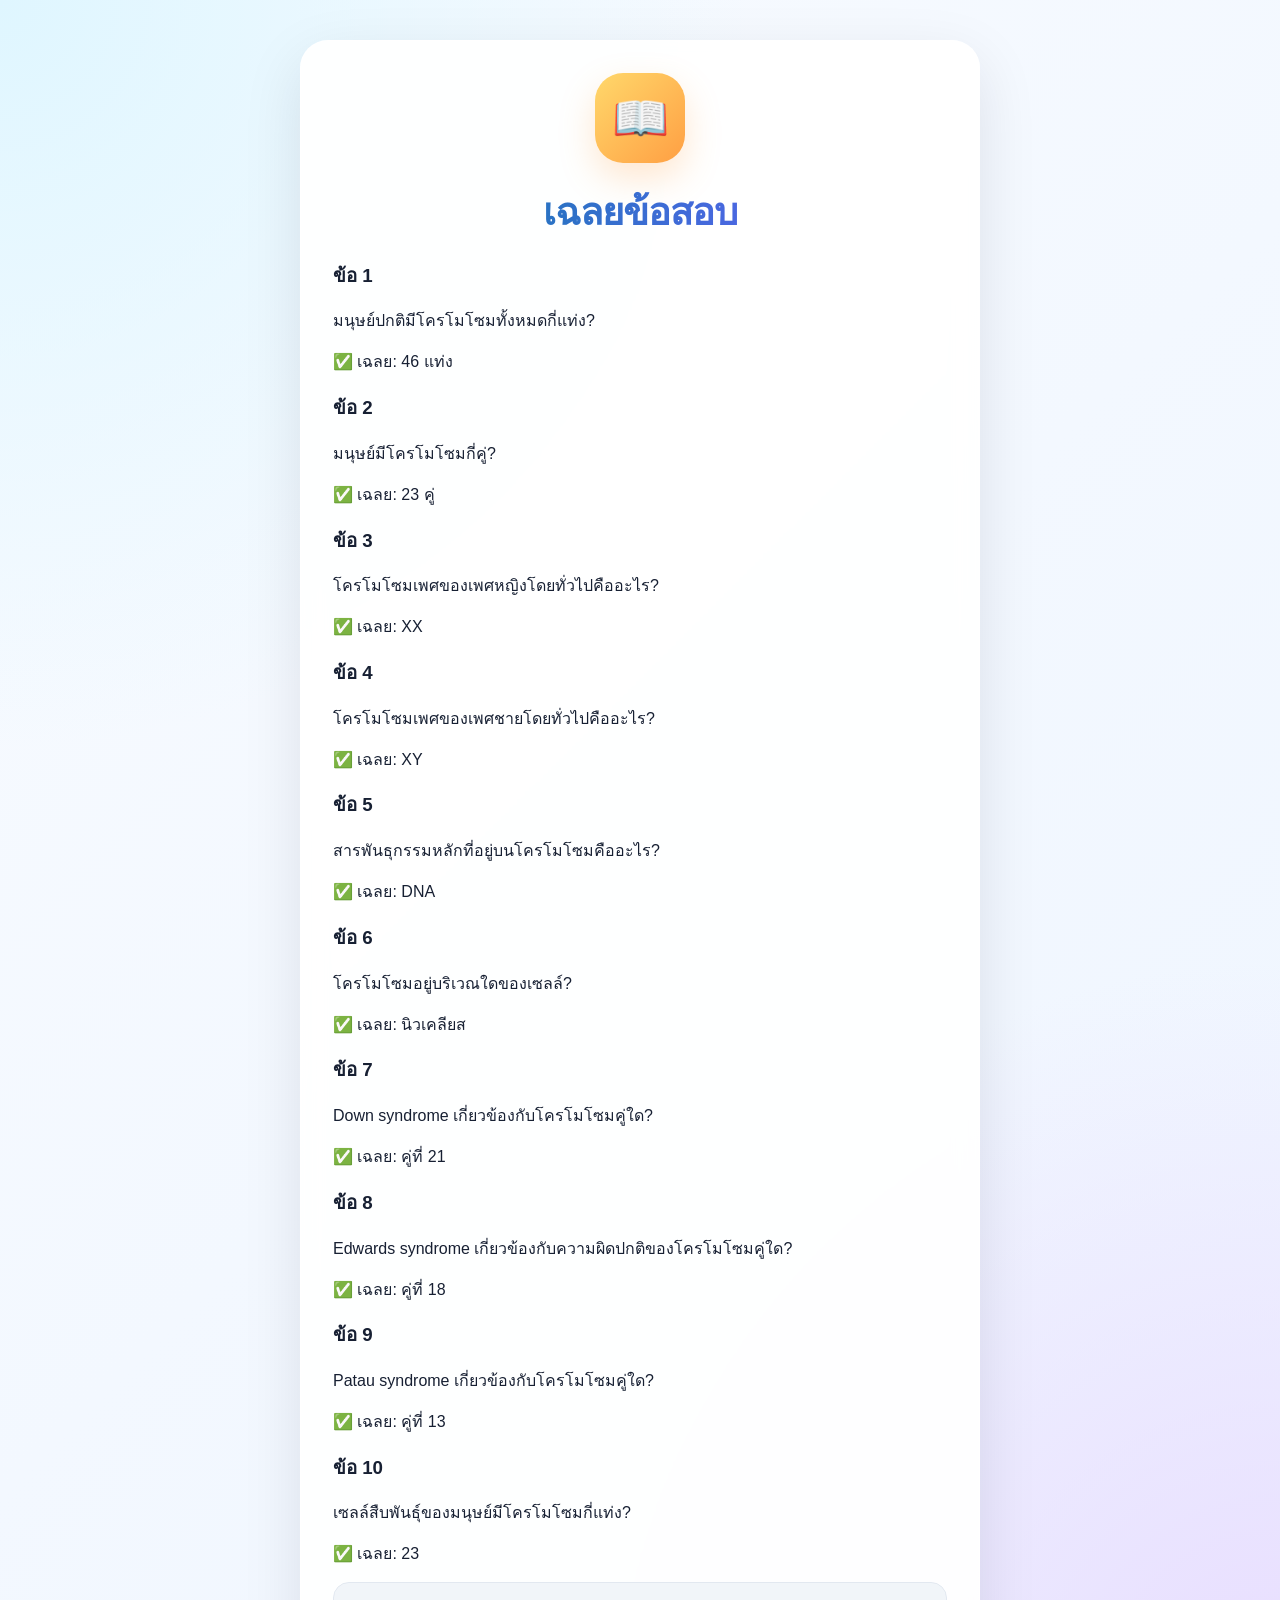
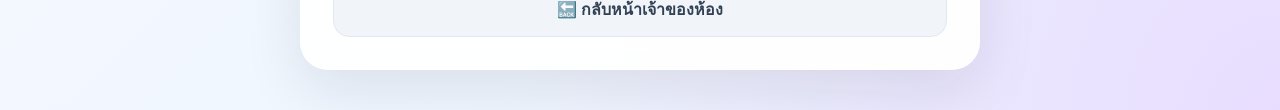
<file: answers.html>
<!DOCTYPE html>
<html>

<head>

<meta charset="utf-8">
<meta name="viewport" content="width=device-width, initial-scale=1.0">
<meta name="theme-color" content="#087ea4">

<title>เฉลยข้อสอบ</title>

<link rel="stylesheet"
type="text/css"
href="css/style.css">

</head>

<body>

<div class="container">

    <div class="card ranking-card">

        <div class="big-icon">
            📖
        </div>

        <h1>
            เฉลยข้อสอบ
        </h1>

        <div id="answersBox">

        </div>

        <a href="host.html"
        class="ranking-button">

            🔙 กลับหน้าเจ้าของห้อง

        </a>

    </div>

</div>

<script src="js/answers.js"></script>

</body>

</html>
</file>
<file: css/style.css>
/* =========================================================
   QUIZ GAME - GLOBAL STYLE
   ใช้ร่วมกับ index / quiz / result / ranking
========================================================= */

* {
    box-sizing: border-box;
}

html {
    scroll-behavior: smooth;
}

body {
    margin: 0;
    padding: 0;
    min-height: 100vh;

    font-family:
        "Segoe UI",
        "Noto Sans Thai",
        Tahoma,
        Arial,
        sans-serif;

    background:
        radial-gradient(
            circle at top left,
            #dff6ff 0%,
            transparent 35%
        ),
        radial-gradient(
            circle at bottom right,
            #e8ddff 0%,
            transparent 35%
        ),
        linear-gradient(
            135deg,
            #f8fbff,
            #eef5ff
        );

    color: #172033;
}


/* =========================================================
   COMMON CONTAINER
========================================================= */

.container {
    width: 100%;
    max-width: 720px;

    margin: 0 auto;
    padding: 40px 20px;
}


/* =========================================================
   LOGO / ICON
========================================================= */

.logo {
    width: 90px;
    height: 90px;

    margin: 0 auto 18px;

    display: flex;
    align-items: center;
    justify-content: center;

    border-radius: 28px;

    font-size: 48px;

    background:
        linear-gradient(
            135deg,
            #087ea4,
            #24b7d8
        );

    box-shadow:
        0 15px 35px rgba(8, 126, 164, 0.25);

    transform: rotate(-3deg);
}

.big-icon {
    width: 90px;
    height: 90px;

    margin: 0 auto 18px;

    display: flex;
    align-items: center;
    justify-content: center;

    border-radius: 28px;

    font-size: 46px;

    background:
        linear-gradient(
            135deg,
            #ffd86b,
            #ff9f43
        );

    box-shadow:
        0 15px 35px rgba(255, 159, 67, 0.25);
}


/* =========================================================
   HEADINGS
========================================================= */

h1 {
    margin: 10px 0;

    text-align: center;

    font-size: 38px;
    font-weight: 800;

    letter-spacing: -1px;

    background:
        linear-gradient(
            90deg,
            #087ea4,
            #6b5cff
        );

    -webkit-background-clip: text;
    -webkit-text-fill-color: transparent;
}

h2 {
    margin-top: 0;

    font-size: 25px;
}

.subtitle {
    margin-top: 5px;
    margin-bottom: 30px;

    text-align: center;

    color: #64748b;

    font-size: 16px;
}


/* =========================================================
   CARD
========================================================= */

.card {
    background: rgba(255,255,255,0.92);

    border: 1px solid rgba(255,255,255,0.8);

    border-radius: 28px;

    padding: 32px;

    box-shadow:
        0 20px 60px rgba(15, 23, 42, 0.10);

    backdrop-filter: blur(12px);
}


/* =========================================================
   STATUS
========================================================= */

#status {
    margin: 0 0 25px;

    padding: 14px 18px;

    border-radius: 16px;

    text-align: center;

    font-size: 14px;

    color: #475569;

    background: #f1f5f9;

    border: 1px solid #e2e8f0;
}


/* =========================================================
   INPUT
========================================================= */

input[type="text"] {
    width: 100%;

    padding: 16px 18px;

    margin: 8px 0 18px;

    border: 2px solid #e2e8f0;

    border-radius: 16px;

    outline: none;

    background: #ffffff;

    color: #172033;

    font-size: 17px;

    transition:
        border-color 0.2s ease,
        box-shadow 0.2s ease,
        transform 0.2s ease;
}

input[type="text"]:focus {
    border-color: #087ea4;

    box-shadow:
        0 0 0 4px rgba(8,126,164,0.12);

    transform: translateY(-1px);
}

input::placeholder {
    color: #94a3b8;
}


/* =========================================================
   MAIN BUTTON
========================================================= */

button {
    font-family: inherit;
}

#joinBtn {
    width: 100%;

    border: none;

    border-radius: 17px;

    padding: 16px 20px;

    font-size: 17px;

    font-weight: 700;

    color: white;

    cursor: pointer;

    background:
        linear-gradient(
            135deg,
            #087ea4,
            #16a9c7
        );

    box-shadow:
        0 10px 25px rgba(8,126,164,0.25);

    transition:
        transform 0.18s ease,
        box-shadow 0.18s ease,
        opacity 0.18s ease;
}

#joinBtn:hover {
    transform: translateY(-2px);

    box-shadow:
        0 14px 30px rgba(8,126,164,0.30);
}

#joinBtn:active {
    transform: translateY(0);
}

#joinBtn:disabled {
    cursor: not-allowed;

    opacity: 0.55;

    box-shadow: none;

    transform: none;
}


/* =========================================================
   LINK BUTTON
========================================================= */

.ranking-button {
    display: block;

    width: 100%;

    margin-top: 14px;

    padding: 14px 18px;

    border-radius: 16px;

    text-align: center;

    text-decoration: none;

    font-weight: 700;

    color: #334155;

    background: #f1f5f9;

    border: 1px solid #e2e8f0;

    transition:
        background 0.2s ease,
        transform 0.2s ease,
        color 0.2s ease;
}

.ranking-button:hover {
    background: #e2e8f0;

    color: #087ea4;

    transform: translateY(-2px);
}


/* =========================================================
   QUIZ PAGE
========================================================= */

.quiz-container {
    width: 100%;

    max-width: 850px;

    margin: 0 auto;

    padding: 25px 20px 50px;
}


/* =========================================================
   QUIZ TOP
========================================================= */

.quiz-top {
    display: flex;

    justify-content: space-between;

    align-items: center;

    gap: 15px;

    margin-bottom: 16px;

    padding: 17px 20px;

    border-radius: 20px;

    background: rgba(255,255,255,0.95);

    box-shadow:
        0 10px 35px rgba(15,23,42,0.08);

    font-size: 15px;
}

.quiz-top strong {
    color: #087ea4;
}


/* =========================================================
   TIMER
========================================================= */

.timer {
    padding: 9px 15px;

    border-radius: 13px;

    background: #f1f5f9;

    color: #334155;

    font-weight: 700;

    font-variant-numeric: tabular-nums;
}


/* =========================================================
   PROGRESS
========================================================= */

.progress {
    width: 100%;

    height: 10px;

    margin-bottom: 22px;

    overflow: hidden;

    border-radius: 999px;

    background: #dbe7ef;
}

#progressBar {
    width: 0%;

    height: 100%;

    border-radius: 999px;

    background:
        linear-gradient(
            90deg,
            #087ea4,
            #38c5df,
            #7567ff
        );

    transition:
        width 0.35s ease;
}


/* =========================================================
   QUESTION NUMBER
========================================================= */

.question-number {
    width: fit-content;

    margin: 0 auto 18px;

    padding: 8px 16px;

    border-radius: 999px;

    color: #087ea4;

    background: #e5f7fb;

    font-size: 14px;

    font-weight: 800;
}


/* =========================================================
   QUESTION BOX
========================================================= */

.question-box {
    padding: 30px;

    border-radius: 28px;

    background: rgba(255,255,255,0.96);

    box-shadow:
        0 20px 60px rgba(15,23,42,0.10);
}

#question {
    margin: 0 0 28px;

    text-align: center;

    line-height: 1.55;

    font-size: 26px;

    color: #172033;
}


/* =========================================================
   ANSWERS
========================================================= */

#answers {
    display: grid;

    grid-template-columns: 1fr 1fr;

    gap: 14px;
}


/* =========================================================
   ANSWER BUTTON
========================================================= */

.answer-button,
.answer-btn {
    width: 100%;

    min-height: 68px;

    padding: 15px 18px;

    border-radius: 18px;

    border: 2px solid #e2e8f0;

    background: #ffffff;

    color: #1e293b;

    font-size: 16px;

    font-weight: 600;

    cursor: pointer;

    text-align: left;

    transition:
        transform 0.18s ease,
        border-color 0.18s ease,
        background 0.18s ease,
        box-shadow 0.18s ease;
}

.answer-button:hover,
.answer-btn:hover {
    transform: translateY(-2px);

    border-color: #087ea4;

    background: #f0fbfd;

    box-shadow:
        0 8px 20px rgba(8,126,164,0.12);
}

.answer-button:active,
.answer-btn:active {
    transform: scale(0.98);
}

.answer-button:disabled,
.answer-btn:disabled {
    cursor: default;
}


/* =========================================================
   CORRECT / WRONG
========================================================= */

.answer-button.correct,
.answer-btn.correct {
    border-color: #22c55e;

    background: #ecfdf5;

    color: #15803d;

    box-shadow:
        0 8px 22px rgba(34,197,94,0.15);
}

.answer-button.wrong,
.answer-btn.wrong {
    border-color: #ef4444;

    background: #fef2f2;

    color: #b91c1c;

    box-shadow:
        0 8px 22px rgba(239,68,68,0.12);
}


/* =========================================================
   RANKING PAGE
========================================================= */

.ranking-card {
    overflow: hidden;
}

.ranking-card > p {
    text-align: center;

    color: #64748b;
}


/* =========================================================
   ONLINE STATUS
========================================================= */

#online {
    width: fit-content;

    margin: 15px auto 25px;

    padding: 8px 14px;

    border-radius: 999px;

    background: #ecfdf5;

    color: #15803d;

    font-size: 13px;

    font-weight: 700;
}


/* =========================================================
   TABLE
========================================================= */

table {
    width: 100%;

    border-collapse: separate;

    border-spacing: 0;

    overflow: hidden;

    border-radius: 18px;

    border: 1px solid #e2e8f0;

    background: #ffffff;
}

thead {
    background:
        linear-gradient(
            135deg,
            #087ea4,
            #169fbe
        );

    color: white;
}

th {
    padding: 15px 10px;

    font-size: 14px;

    font-weight: 800;

    text-align: center;
}

td {
    padding: 14px 10px;

    border-top: 1px solid #eef2f7;

    text-align: center;

    font-size: 15px;
}

tbody tr {
    transition:
        background 0.15s ease;
}

tbody tr:hover {
    background: #f8fbff;
}

tbody tr:nth-child(1) td {
    font-weight: 800;
}

tbody tr:nth-child(1) td:first-child {
    font-size: 21px;
}

tbody tr:nth-child(2) td:first-child {
    font-size: 20px;
}

tbody tr:nth-child(3) td:first-child {
    font-size: 20px;
}


/* =========================================================
   RESULT PAGE
========================================================= */

.result-card {
    text-align: center;
}

#resultName {
    margin: 12px 0;

    color: #475569;

    font-size: 18px;

    font-weight: 700;
}


/* =========================================================
   SCORE
========================================================= */

#score {
    margin: 15px 0;

    font-size: 70px;

    line-height: 1;

    font-weight: 900;

    background:
        linear-gradient(
            135deg,
            #087ea4,
            #7567ff
        );

    -webkit-background-clip: text;
    -webkit-text-fill-color: transparent;
}


/* =========================================================
   MESSAGE
========================================================= */

#message {
    margin: 15px 0 25px;

    font-size: 22px;

    font-weight: 800;
}


/* =========================================================
   RESULT TIME
========================================================= */

#resultTime {
    display: inline-block;

    padding: 10px 18px;

    border-radius: 999px;

    background: #f1f5f9;

    color: #475569;

    font-weight: 700;

    font-variant-numeric: tabular-nums;
}


/* =========================================================
   MOBILE
========================================================= */

@media (max-width: 650px) {

    .container {
        padding: 25px 14px;
    }

    h1 {
        font-size: 30px;
    }

    .card {
        padding: 22px 18px;

        border-radius: 22px;
    }

    .quiz-container {
        padding: 15px 12px 35px;
    }

    .quiz-top {
        padding: 13px 14px;

        border-radius: 16px;

        font-size: 14px;
    }

    .question-box {
        padding: 20px 15px;

        border-radius: 22px;
    }

    #question {
        font-size: 21px;

        margin-bottom: 20px;
    }

    #answers {
        grid-template-columns: 1fr;

        gap: 11px;
    }

    .answer-button,
    .answer-btn {
        min-height: 60px;

        padding: 14px;

        font-size: 15px;
    }

    #score {
        font-size: 58px;
    }

    table {
        font-size: 13px;
    }

    th,
    td {
        padding: 11px 6px;
    }

}


/* =========================================================
   VERY SMALL SCREEN
========================================================= */

@media (max-width: 380px) {

    .logo,
    .big-icon {
        width: 75px;
        height: 75px;

        font-size: 38px;

        border-radius: 22px;
    }

    h1 {
        font-size: 27px;
    }

    .quiz-top {
        flex-direction: column;

        align-items: stretch;

        text-align: center;
    }

    .timer {
        text-align: center;
    }

    #question {
        font-size: 19px;
    }

}


/* =========================================================
   SIMPLE ANIMATION
========================================================= */

@keyframes fadeUp {

    from {
        opacity: 0;

        transform:
            translateY(12px);
    }

    to {
        opacity: 1;

        transform:
            translateY(0);
    }

}

.card,
.question-box,
.quiz-top {
    animation:
        fadeUp 0.45s ease;
}


/* =========================================================
   SELECTION
========================================================= */

::selection {
    background: #bdeff7;

    color: #083344;
}
</file>
